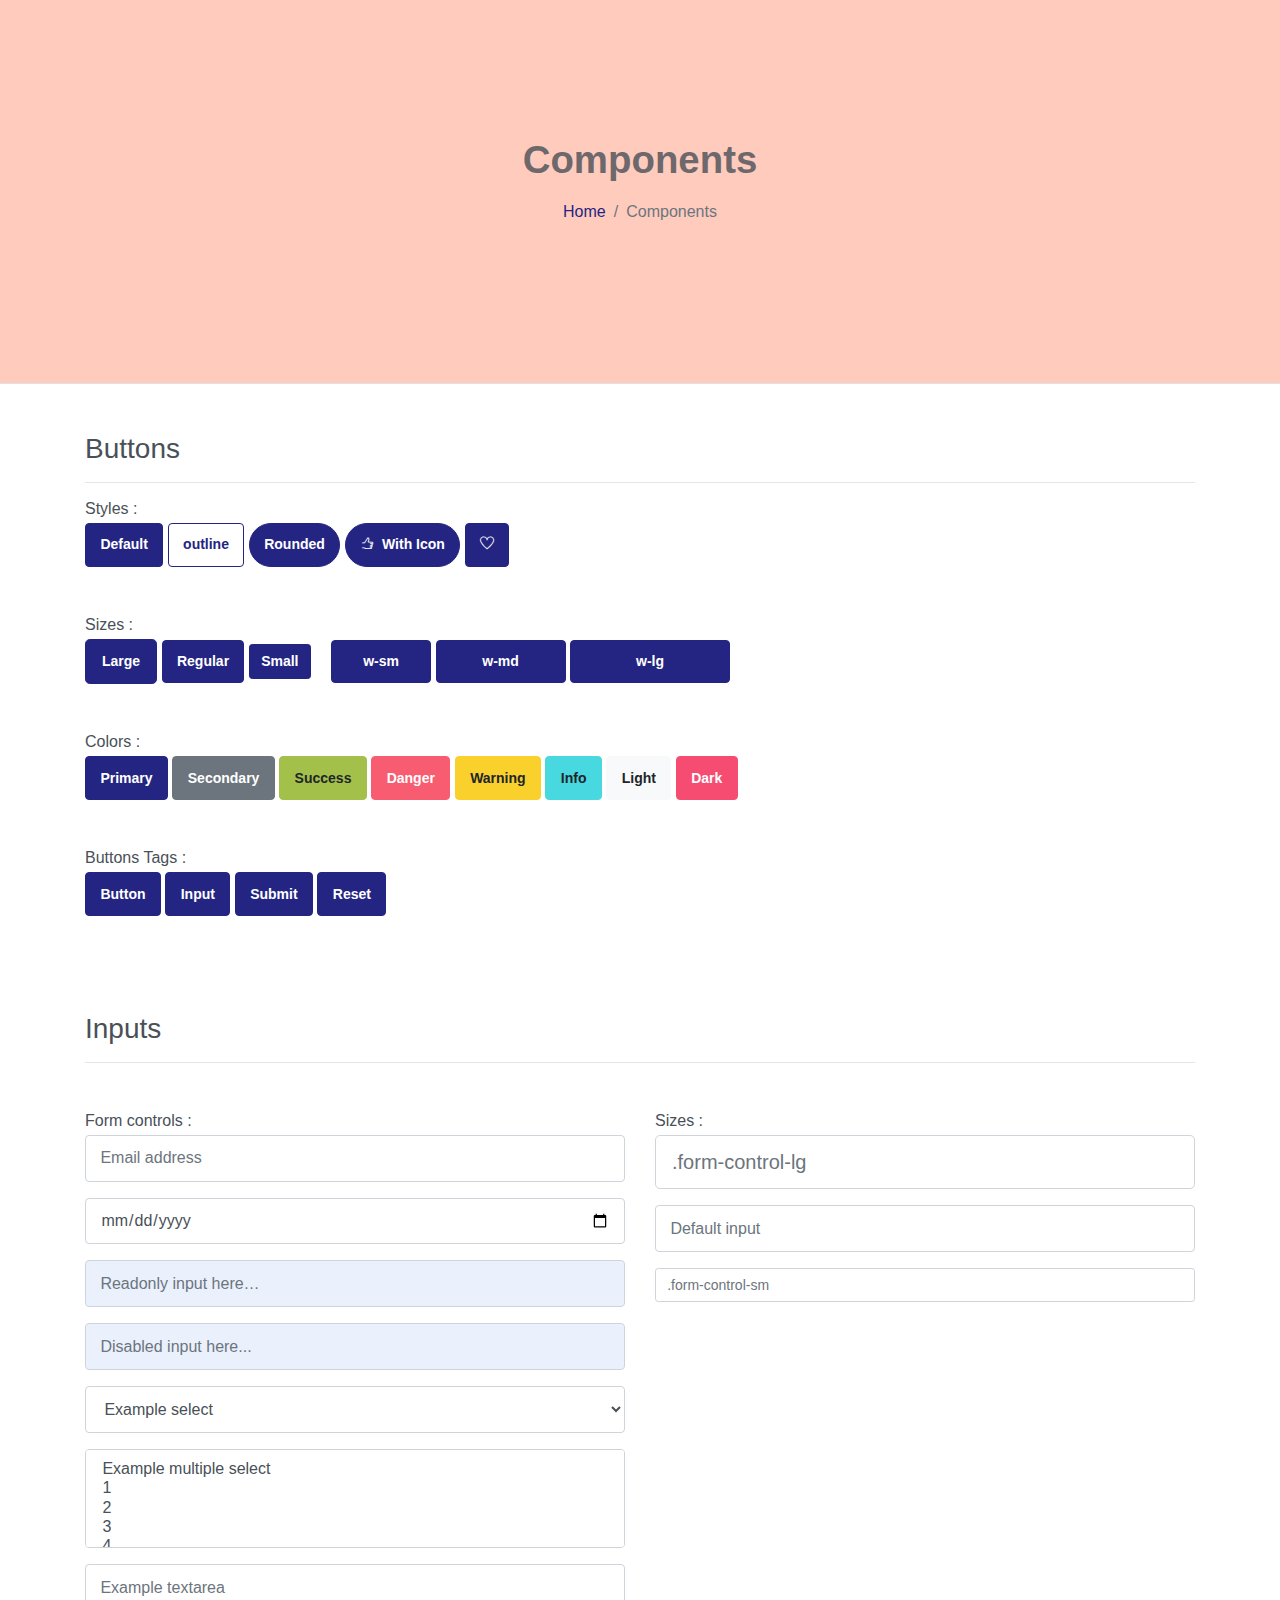
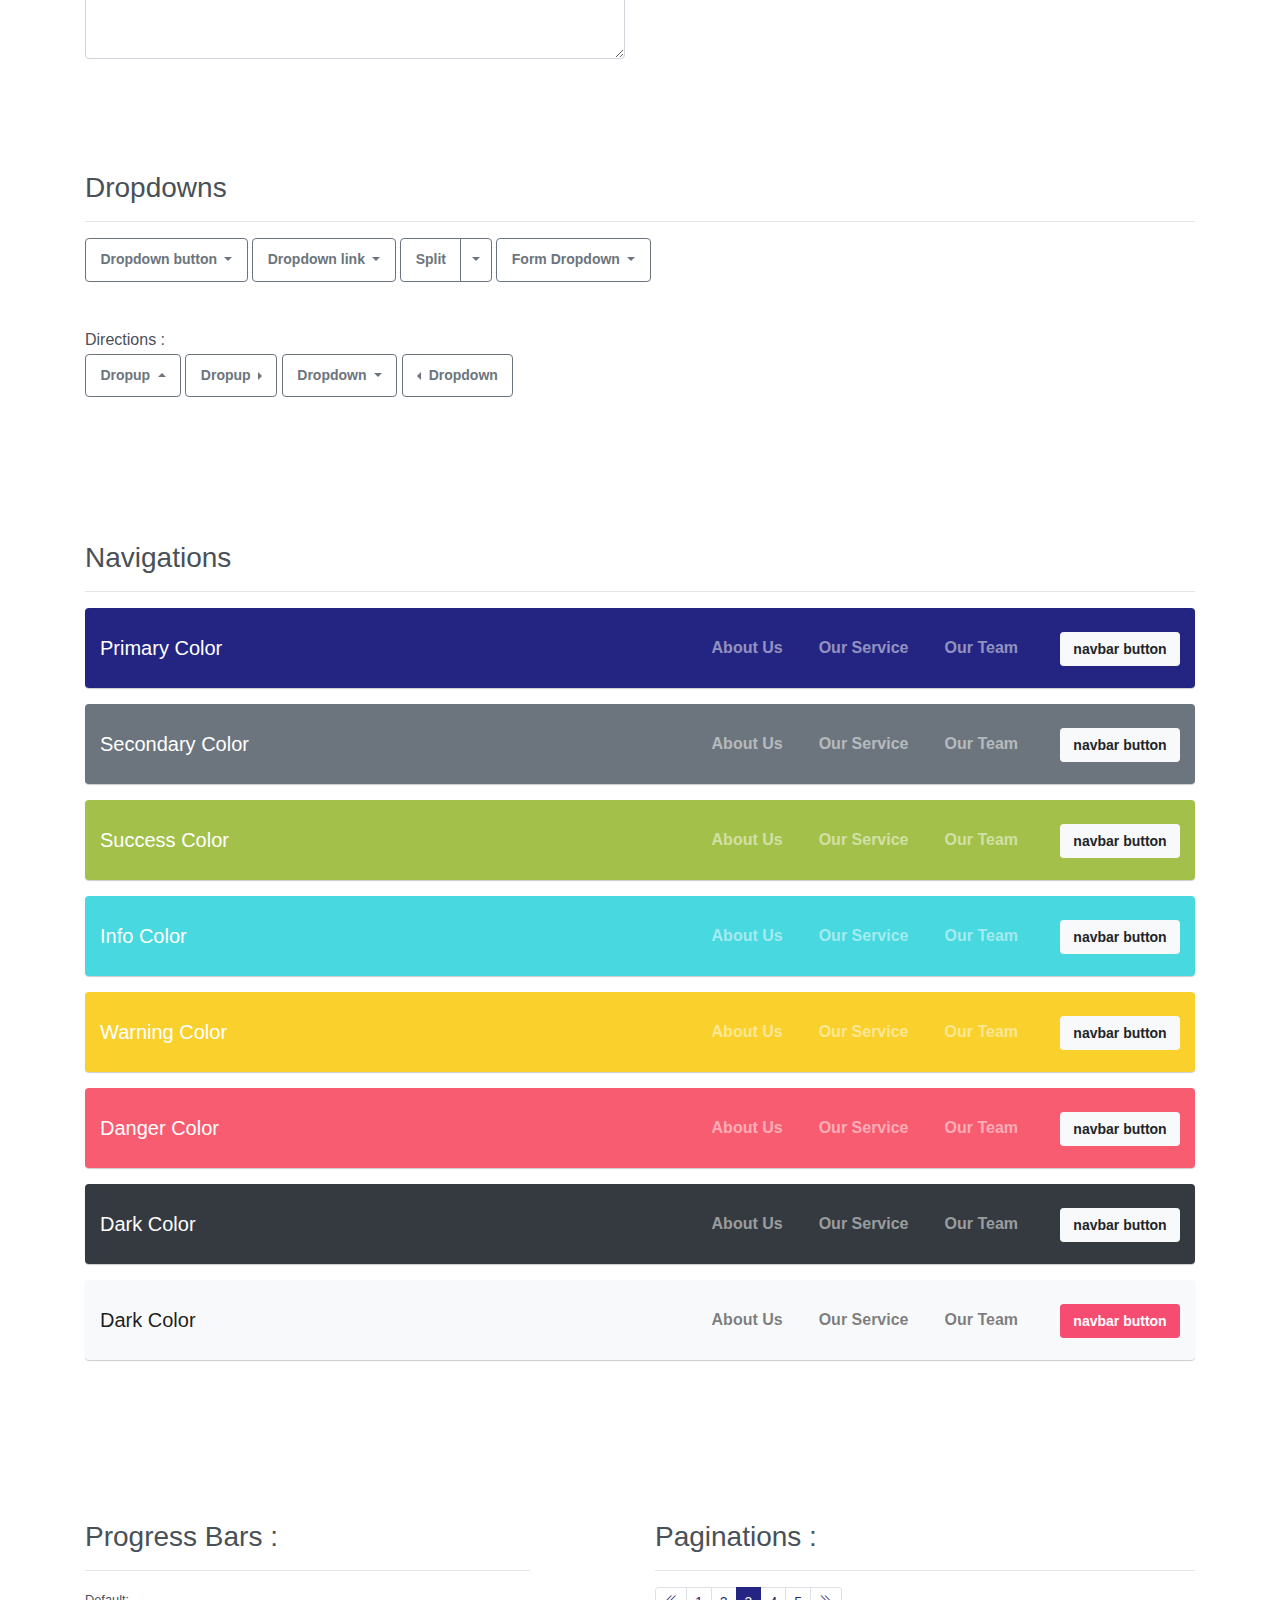
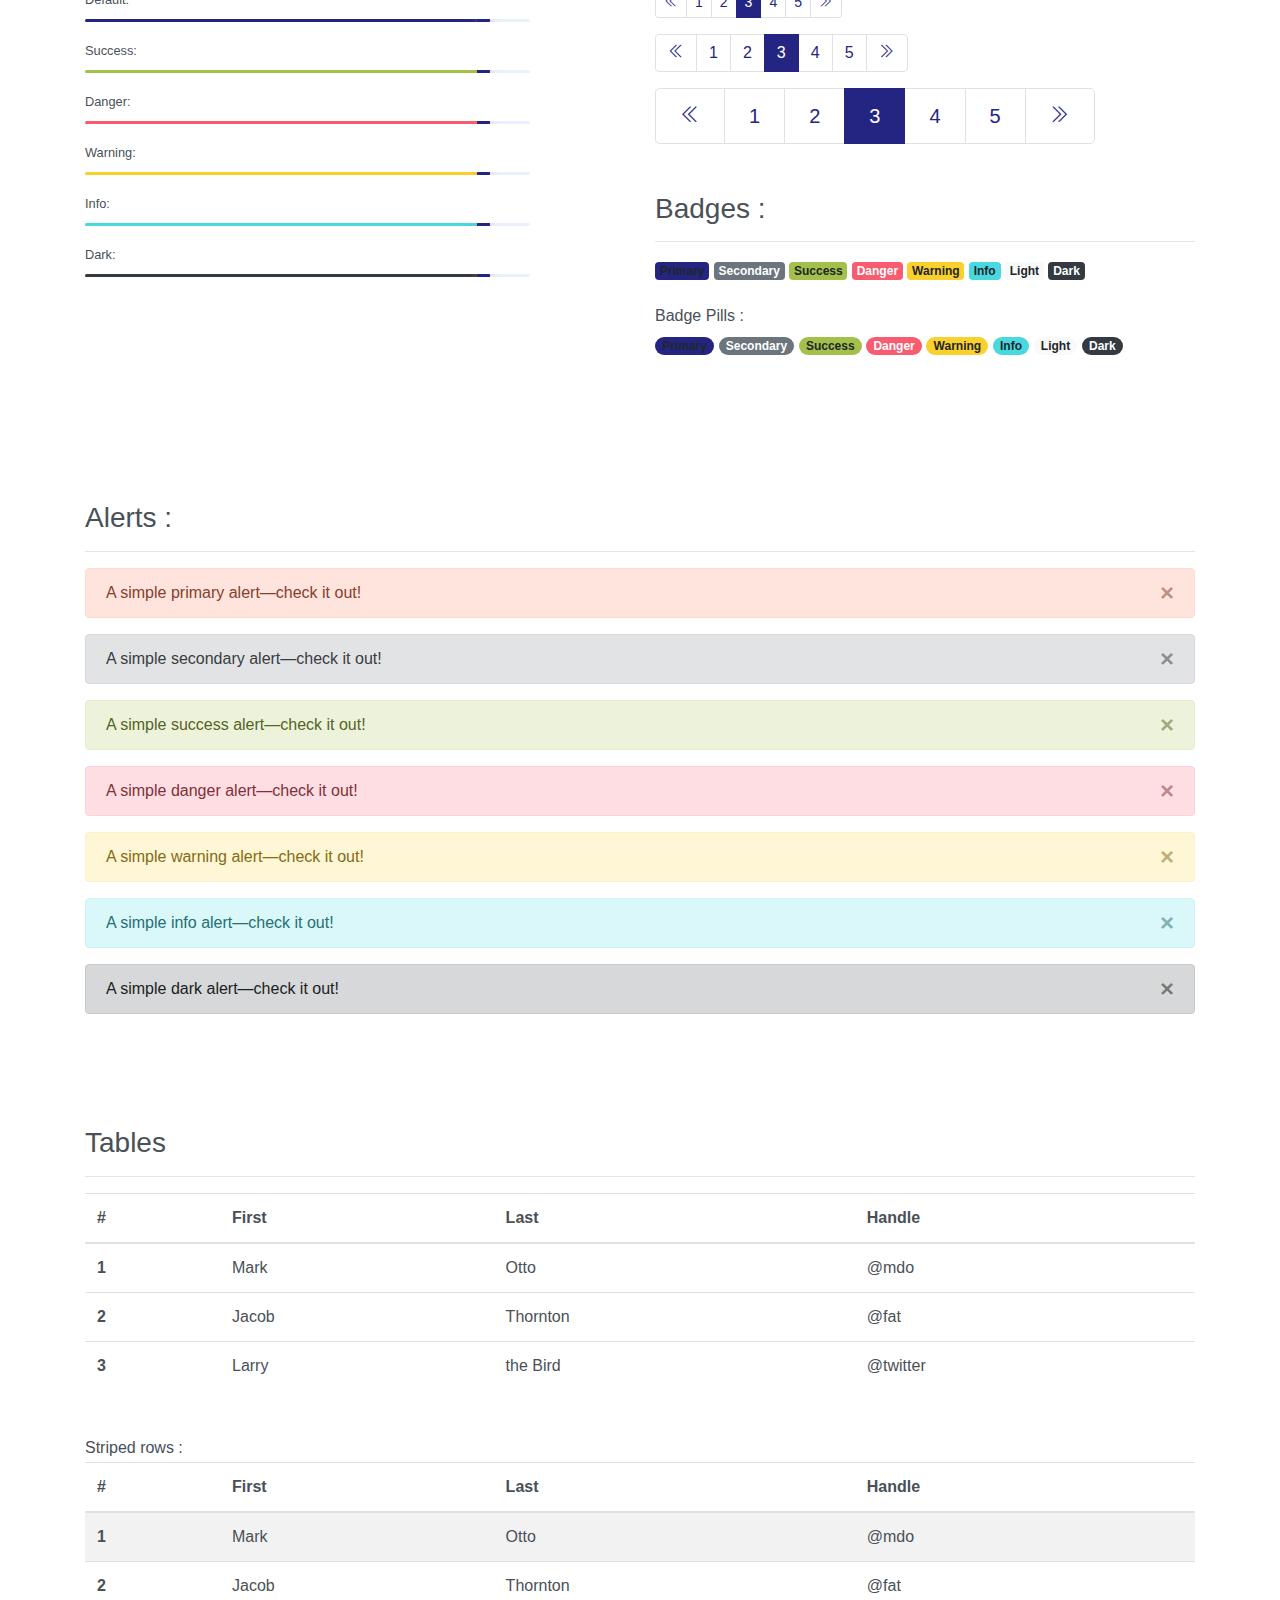
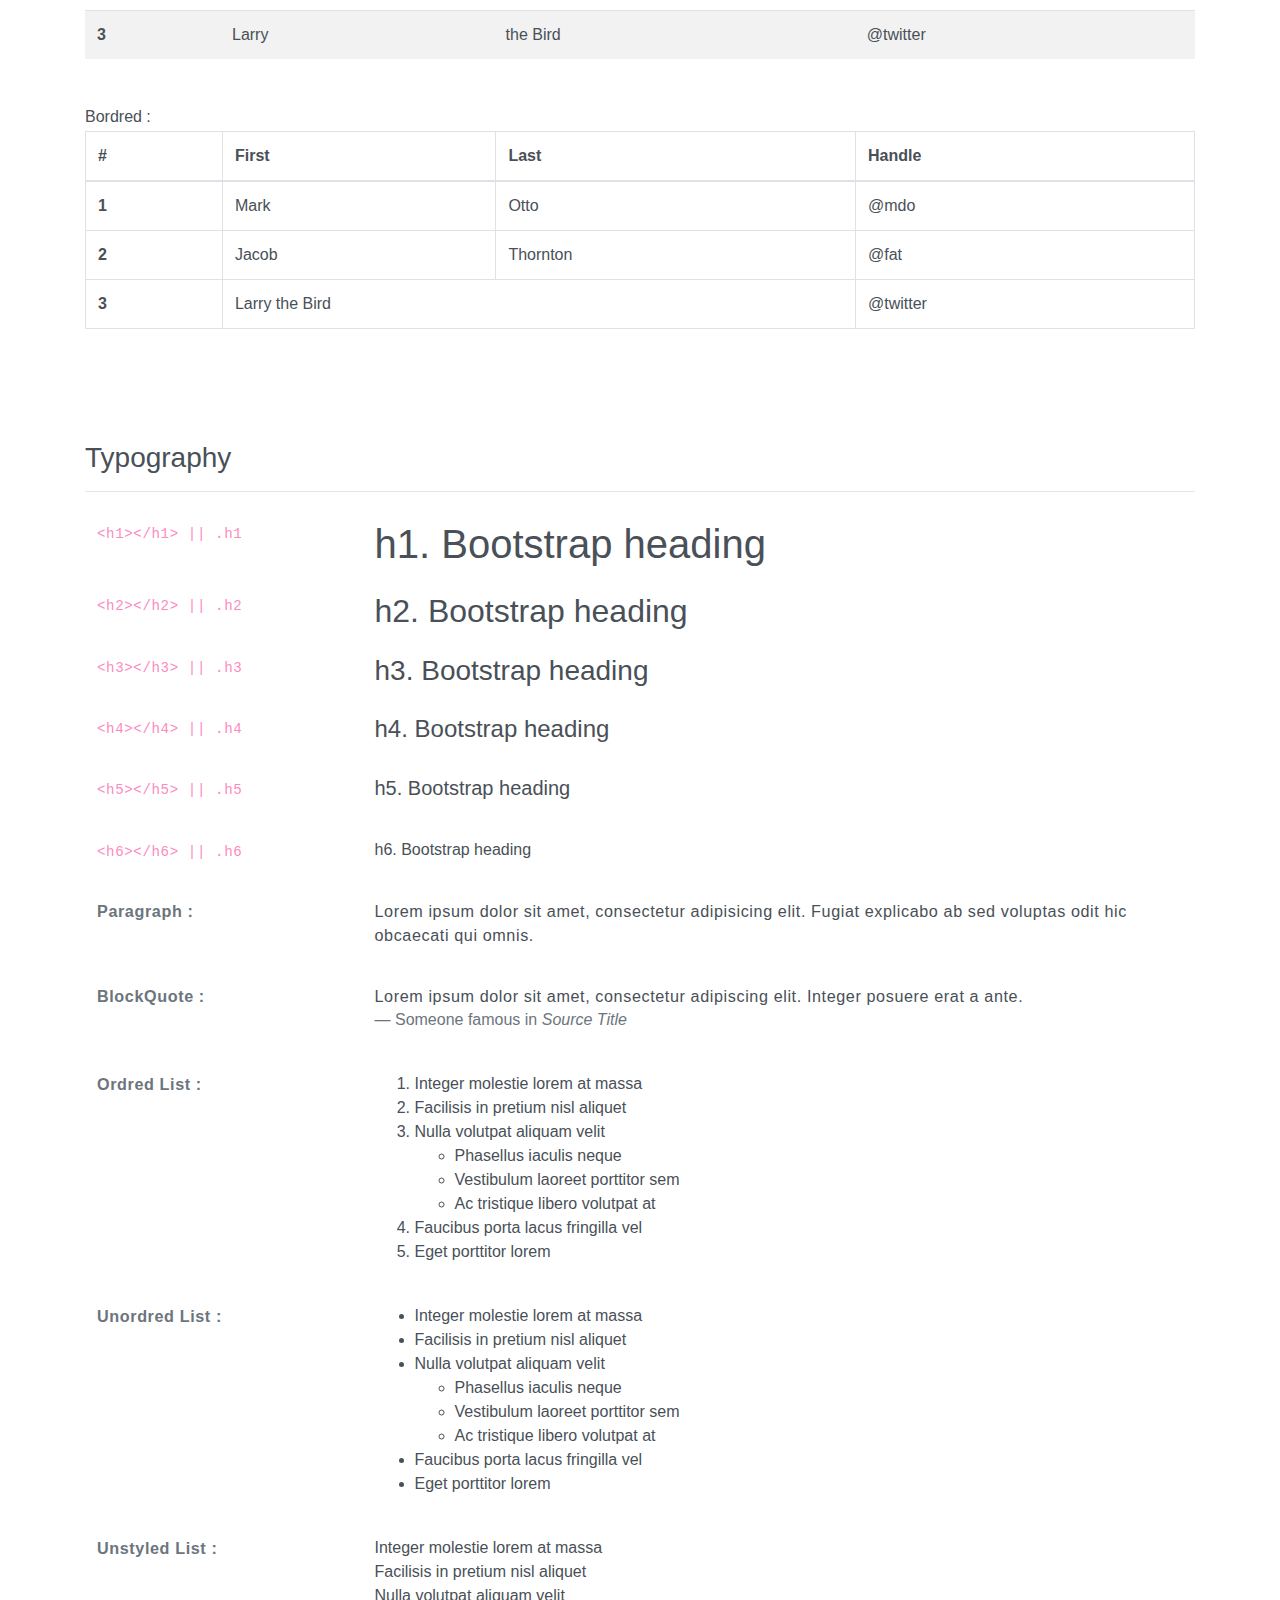
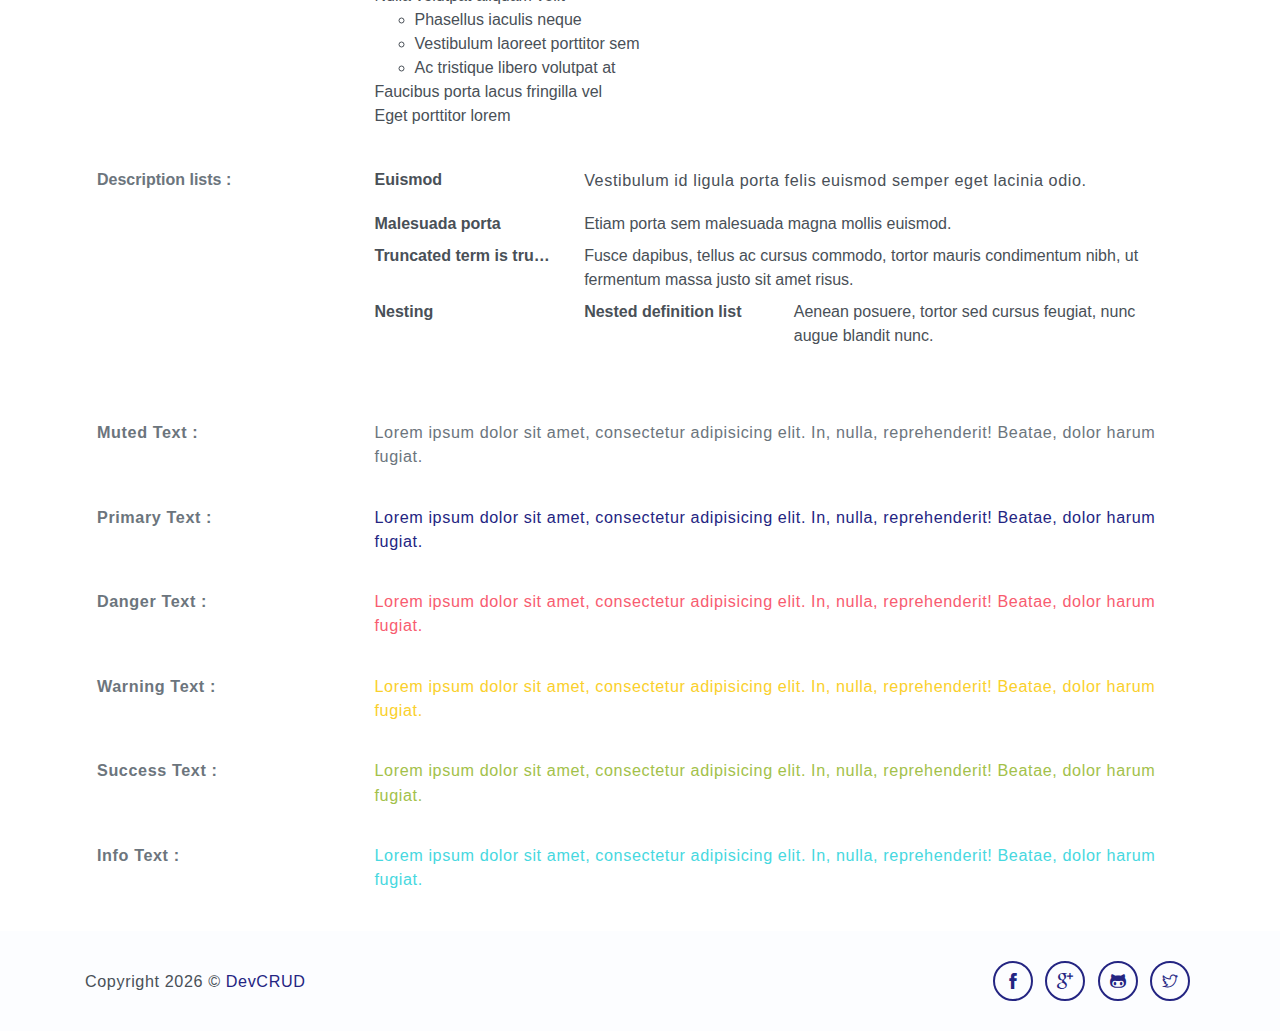
<file: public_html/components.html>
<!DOCTYPE html>
<html lang="en">
<head>
   <meta charset="utf-8">
   <meta name="viewport" content="width=device-width, initial-scale=1, shrink-to-fit=no">
   <meta name="description" content="Start your development with Steller landing page.">
   <meta name="author" content="Devcrud">
   <title>Steller | Components</title>
   <!-- font icons -->
   <link rel="stylesheet" href="assets/vendors/themify-icons/css/themify-icons.css">
   <!-- Bootstrap + Steller  -->
   <link rel="stylesheet" href="assets/css/steller.css">
</head>
<body>

   <!-- Page Header -->
   <header class="header header-mini"> 
      <div class="header-title">Components</div> 
      <nav aria-label="breadcrumb">
         <ol class="breadcrumb">
            <li class="breadcrumb-item"><a href="/">Home</a></li>
            <li class="breadcrumb-item active" aria-current="page">Components</li>
         </ol>
      </nav>
   </header> <!-- End Of Page Header -->

   <!-- main content -->
   <div class="container">

      <!-- Buttons -->
      <h3 class="mt-5">Buttons</h3>
      <hr>
      <h6 class="section-secondary-title">Styles :</h6>
      <button class="btn btn-primary">Default</button>
      <button class="btn btn-outline-primary">outline</button>
      <button class="btn btn-primary rounded">Rounded</button>
      <button class="btn btn-primary rounded"><i class="ti-thumb-up pr-1"></i> With Icon</button>
      <button class="btn btn-primary circle"><i class="ti-heart"></i></button>

      <h6 class="section-secondary-title mt-5">Sizes :</h6>
      <button class="btn btn-primary btn-lg">Large</button>
      <button class="btn btn-primary ">Regular</button>
      <button class="btn btn-primary btn-sm">Small</button>
      <button class="btn btn-primary w-sm ml-3">w-sm</button>
      <button class="btn btn-primary w-md">w-md</button>
      <button class="btn btn-primary w-lg">w-lg</button>

      <h6 class="section-secondary-title mt-5">Colors :</h6>          
      <button type="button" class="btn btn-primary">Primary</button>
      <button type="button" class="btn btn-secondary">Secondary</button>
      <button type="button" class="btn btn-success">Success</button>
      <button type="button" class="btn btn-danger">Danger</button>
      <button type="button" class="btn btn-warning">Warning</button>
      <button type="button" class="btn btn-info">Info</button>
      <button type="button" class="btn btn-light">Light</button>
      <button type="button" class="btn btn-dark">Dark</button>

      <h6 class="section-secondary-title mt-5">Buttons Tags :</h6>
      <button class="btn btn-primary" type="submit">Button</button>
      <input class="btn btn-primary" type="button" value="Input">
      <input class="btn btn-primary" type="submit" value="Submit">
      <input class="btn btn-primary" type="reset" value="Reset">
      
      <!-- devider -->
      <div class="py-5"></div>

      <!-- Inputs -->
      <h3>Inputs</h3>
      <hr>
      <div class="row mt-5">
         <div class="col-md-6">
            <h6 class="section-secondary-title">Form controls :</h6>        
            <div class="form-group">
               <input type="email" class="form-control" id="exampleFormControlInput1" placeholder="Email address">
            </div>
            <div class="form-group">
               <input type="date" class="form-control" id="exampleFormControlInput1" placeholder="Date">
            </div>
            <div class="form-group">
               <input class="form-control" type="text" placeholder="Readonly input here…" readonly>
            </div>
            <div class="form-group">
               <input class="form-control" id="disabledInput" type="text" placeholder="Disabled input here..." disabled>
            </div>
            <div class="form-group">
               <select class="form-control" id="exampleFormControlSelect1">
                  <option>Example select</option>
                  <option>1</option>
                  <option>2</option>
                  <option>3</option>
                  <option>4</option>
                  <option>5</option>
               </select>
            </div>
            <div class="form-group">
               <select multiple class="form-control" id="exampleFormControlSelect2">
                  <option>Example multiple select</option>
                  <option>1</option>
                  <option>2</option>
                  <option>3</option>
                  <option>4</option>
                  <option>5</option>
               </select>
            </div>
            <div class="form-group">
               <textarea class="form-control" id="exampleFormControlTextarea1" rows="3" placeholder="Example textarea"></textarea>
            </div>
         </div>
         <div class="col-md-6">
            <h6 class="section-secondary-title">Sizes :</h6>    
            <div class="form-group">
               <input class="form-control form-control-lg" type="text" placeholder=".form-control-lg">             
            </div>
            <div class="form-group">
               <input class="form-control" type="text" placeholder="Default input">
            </div>
            <div class="form-group">
               <input class="form-control form-control-sm" type="text" placeholder=".form-control-sm"> 
            </div>
         </div>
      </div> <!-- end of inputs -->   

      <!-- devider -->
      <div class="py-5"></div>             

      <!-- Dropdowns -->
      <h3 class="components-section-title font-weight-normal">Dropdowns</h3>
      <hr>
      <div class="dropdown d-inline-block">
         <button class="btn btn-outline-secondary dropdown-toggle" type="button" id="dropdownMenuButton" data-toggle="dropdown" aria-haspopup="true" aria-expanded="false">
         Dropdown button
         </button>
         <div class="dropdown-menu" aria-labelledby="dropdownMenuButton">
         <a class="dropdown-item" href="#">Action</a>
         <a class="dropdown-item" href="#">Another action</a>
         <a class="dropdown-item" href="#">Something else here</a>
         </div>
      </div>
      <div class="dropdown d-inline-block">
         <a class="btn btn-outline-secondary dropdown-toggle" href="#" role="button" id="dropdownMenuLink" data-toggle="dropdown" aria-haspopup="true" aria-expanded="false">
            Dropdown link
         </a>
         <div class="dropdown-menu" aria-labelledby="dropdownMenuLink">
            <a class="dropdown-item" href="#">Action</a>
            <a class="dropdown-item" href="#">Another action</a>
            <a class="dropdown-item" href="#">Something else here</a>
         </div>
      </div>
      <div class="btn-group">
         <button type="button" class="btn btn-outline-secondary">Split</button>
         <button type="button" class="btn btn-outline-secondary dropdown-toggle dropdown-toggle-split" data-toggle="dropdown" aria-haspopup="true" aria-expanded="false">
         <span class="sr-only">Toggle Dropdown</span>
         </button>
         <div class="dropdown-menu">
            <a class="dropdown-item" href="#">Action</a>
            <a class="dropdown-item" href="#">Another action</a>
            <a class="dropdown-item" href="#">Something else here</a>
            <div class="dropdown-divider"></div>
            <a class="dropdown-item" href="#">Separated link</a>
         </div>
      </div>
      <div class="btn-group">
         <button class="btn btn-outline-secondary dropdown-toggle" type="button" id="dropdownMenuButton" data-toggle="dropdown" aria-haspopup="true" aria-expanded="false">
            Form Dropdown
         </button>
         <div class="dropdown-menu form">
            <form class="px-4 py-3">
               <div class="form-group">
                  <input type="email" class="form-control" id="exampleDropdownFormEmail1" placeholder="email@example.com">
               </div>
               <div class="form-group">
                  <input type="password" class="form-control" id="exampleDropdownFormPassword1" placeholder="Password">
               </div>
               <div class="form-check mb-3">
                  <input type="checkbox" class="form-check-input" id="dropdownCheck">
                  <label class="form-check-label" for="dropdownCheck">
                     Remember me
                  </label>
               </div>
               <button type="submit" class="btn btn-primary btn-block">Sign in</button>
            </form>
            <div class="dropdown-divider"></div>
            <a class="dropdown-item" href="#"><small>New around here? Sign up</small></a>
            <a class="dropdown-item" href="#"><small>Forgot password?</small></a>
         </div>
      </div>       
      <h6 class="section-secondary-title mt-5">Directions :</h6>  
      <div class="btn-group dropup">
         <button type="button" class="btn btn-outline-secondary dropdown-toggle" data-toggle="dropdown" aria-haspopup="true" aria-expanded="false">
            Dropup
         </button>
         <div class="dropdown-menu">
            <a class="dropdown-item" href="#">Action</a>
            <a class="dropdown-item" href="#">Another action</a>
            <a class="dropdown-item" href="#">Something else here</a>
            <div class="dropdown-divider"></div>
            <a class="dropdown-item" href="#">Separated link</a>
         </div>
      </div>
      <div class="btn-group dropright">
         <button type="button" class="btn btn-outline-secondary dropdown-toggle" data-toggle="dropdown" aria-haspopup="true" aria-expanded="false">
            Dropup
         </button>
         <div class="dropdown-menu">
            <a class="dropdown-item" href="#">Action</a>
            <a class="dropdown-item" href="#">Another action</a>
            <a class="dropdown-item" href="#">Something else here</a>
            <div class="dropdown-divider"></div>
            <a class="dropdown-item" href="#">Separated link</a>
         </div>
      </div>
      <div class="btn-group">
         <button type="button" class="btn btn-outline-secondary dropdown-toggle" data-toggle="dropdown" aria-haspopup="true" aria-expanded="false">
            Dropdown
         </button>
         <div class="dropdown-menu">
            <a class="dropdown-item" href="#">Action</a>
            <a class="dropdown-item" href="#">Another action</a>
            <a class="dropdown-item" href="#">Something else here</a>
            <div class="dropdown-divider"></div>
            <a class="dropdown-item" href="#">Separated link</a>
         </div>
      </div>
      <div class="btn-group dropleft">
         <button type="button" class="btn btn-outline-secondary dropdown-toggle" data-toggle="dropdown" aria-haspopup="true" aria-expanded="false">
            Dropdown
         </button>
         <div class="dropdown-menu">
            <a class="dropdown-item" href="#">Action</a>
            <a class="dropdown-item" href="#">Another action</a>
            <a class="dropdown-item" href="#">Something else here</a>
            <div class="dropdown-divider"></div>
            <a class="dropdown-item" href="#">Separated link</a>
         </div>
      </div> <!-- end of Dropdowns -->  

      <!-- devider -->
      <div class="py-5"></div>   

      <!-- navbars -->
      <h3 class="components-section-title font-weight-normal mt-5">Navigations</h3>
      <hr>
      <nav class="navbar navbar-expand-sm navbar-dark bg-primary rounded shadow mb-3">
         <div class="container">
            <a class="navbar-brand" href="#">Primary Color</a>
            <button class="navbar-toggler ml-auto" type="button" data-toggle="collapse" data-target="#navbarSupportedContent" aria-controls="navbarSupportedContent" aria-expanded="false" aria-label="Toggle navigation">
            <span class="navbar-toggler-icon"></span>
            </button>
            <div class="collapse navbar-collapse" id="navbarSupportedContent">
               <ul class="navbar-nav ml-auto"> 
                  <li class="nav-item">
                     <a class="nav-link" href="#about">About Us</a>
                  </li>
                  <li class="nav-item">
                     <a class="nav-link" href="#service">Our Service</a>
                  </li>
                  <li class="nav-item">
                     <a class="nav-link" href="#team">Our Team</a>
                  </li>
                  <li class="nav-item">
                     <a href="#book-table" class="ml-4 mt-1 btn btn-light btn-sm">navbar button</a>
                  </li>
               </ul>                       
            </div>
         </div>
      </nav>
      <nav class="navbar navbar-expand-sm navbar-dark bg-secondary rounded shadow mb-3">
         <div class="container">
            <a class="navbar-brand" href="#">Secondary Color</a>
            <button class="navbar-toggler ml-auto" type="button" data-toggle="collapse" data-target="#navbarSupportedContent" aria-controls="navbarSupportedContent" aria-expanded="false" aria-label="Toggle navigation">
            <span class="navbar-toggler-icon"></span>
            </button>
            <div class="collapse navbar-collapse" id="navbarSupportedContent">
               <ul class="navbar-nav ml-auto"> 
                  <li class="nav-item">
                     <a class="nav-link" href="#about">About Us</a>
                  </li>
                  <li class="nav-item">
                     <a class="nav-link" href="#service">Our Service</a>
                  </li>
                  <li class="nav-item">
                     <a class="nav-link" href="#team">Our Team</a>
                  </li>
                  <li class="nav-item">
                     <a href="#book-table" class="ml-4 mt-1 btn btn-light btn-sm">navbar button</a>
                  </li>
               </ul>                       
            </div>
         </div>
      </nav>
      <nav class="navbar navbar-expand-sm navbar-dark bg-success rounded shadow mb-3">
         <div class="container">
            <a class="navbar-brand" href="#">Success Color</a>
            <button class="navbar-toggler ml-auto" type="button" data-toggle="collapse" data-target="#navbarSupportedContent" aria-controls="navbarSupportedContent" aria-expanded="false" aria-label="Toggle navigation">
            <span class="navbar-toggler-icon"></span>
            </button>
            <div class="collapse navbar-collapse" id="navbarSupportedContent">
               <ul class="navbar-nav ml-auto"> 
                  <li class="nav-item">
                     <a class="nav-link" href="#about">About Us</a>
                  </li>
                  <li class="nav-item">
                     <a class="nav-link" href="#service">Our Service</a>
                  </li>
                  <li class="nav-item">
                     <a class="nav-link" href="#team">Our Team</a>
                  </li>
                  <li class="nav-item">
                     <a href="#book-table" class="ml-4 mt-1 btn btn-light btn-sm">navbar button</a>
                  </li>
               </ul>                       
            </div>
         </div>
      </nav>
      <nav class="navbar navbar-expand-sm navbar-dark bg-info rounded shadow mb-3">
         <div class="container">
            <a class="navbar-brand" href="#">Info Color</a>
            <button class="navbar-toggler ml-auto" type="button" data-toggle="collapse" data-target="#navbarSupportedContent" aria-controls="navbarSupportedContent" aria-expanded="false" aria-label="Toggle navigation">
            <span class="navbar-toggler-icon"></span>
            </button>
            <div class="collapse navbar-collapse" id="navbarSupportedContent">
               <ul class="navbar-nav ml-auto"> 
                  <li class="nav-item">
                     <a class="nav-link" href="#about">About Us</a>
                  </li>
                  <li class="nav-item">
                     <a class="nav-link" href="#service">Our Service</a>
                  </li>
                  <li class="nav-item">
                     <a class="nav-link" href="#team">Our Team</a>
                  </li>
                  <li class="nav-item">
                     <a href="#book-table" class="ml-4 mt-1 btn btn-light btn-sm">navbar button</a>
                  </li>
               </ul>                       
            </div>
         </div>
      </nav>
      <nav class="navbar navbar-expand-sm navbar-dark bg-warning rounded shadow mb-3">
         <div class="container">
            <a class="navbar-brand" href="#">Warning Color</a>
            <button class="navbar-toggler ml-auto" type="button" data-toggle="collapse" data-target="#navbarSupportedContent" aria-controls="navbarSupportedContent" aria-expanded="false" aria-label="Toggle navigation">
            <span class="navbar-toggler-icon"></span>
            </button>
            <div class="collapse navbar-collapse" id="navbarSupportedContent">
               <ul class="navbar-nav ml-auto"> 
                  <li class="nav-item">
                     <a class="nav-link" href="#about">About Us</a>
                  </li>
                  <li class="nav-item">
                     <a class="nav-link" href="#service">Our Service</a>
                  </li>
                  <li class="nav-item">
                     <a class="nav-link" href="#team">Our Team</a>
                  </li>
                  <li class="nav-item">
                     <a href="#book-table" class="ml-4 mt-1 btn btn-light btn-sm">navbar button</a>
                  </li>
               </ul>                       
            </div>
         </div>
      </nav>
      <nav class="navbar navbar-expand-sm navbar-dark bg-danger rounded shadow mb-3">
         <div class="container">
            <a class="navbar-brand" href="#">Danger Color</a>
            <button class="navbar-toggler ml-auto" type="button" data-toggle="collapse" data-target="#navbarSupportedContent" aria-controls="navbarSupportedContent" aria-expanded="false" aria-label="Toggle navigation">
            <span class="navbar-toggler-icon"></span>
            </button>
            <div class="collapse navbar-collapse" id="navbarSupportedContent">
               <ul class="navbar-nav ml-auto"> 
                  <li class="nav-item">
                     <a class="nav-link" href="#about">About Us</a>
                  </li>
                  <li class="nav-item">
                     <a class="nav-link" href="#service">Our Service</a>
                  </li>
                  <li class="nav-item">
                     <a class="nav-link" href="#team">Our Team</a>
                  </li>
                  <li class="nav-item">
                     <a href="#book-table" class="ml-4 mt-1 btn btn-light btn-sm">navbar button</a>
                  </li>
               </ul>                       
            </div>
         </div>
      </nav>
      <nav class="navbar navbar-expand-sm navbar-dark bg-dark rounded shadow mb-3">
         <div class="container">
            <a class="navbar-brand" href="#">Dark Color</a>
            <button class="navbar-toggler ml-auto" type="button" data-toggle="collapse" data-target="#navbarSupportedContent" aria-controls="navbarSupportedContent" aria-expanded="false" aria-label="Toggle navigation">
            <span class="navbar-toggler-icon"></span>
            </button>
            <div class="collapse navbar-collapse" id="navbarSupportedContent">
               <ul class="navbar-nav ml-auto"> 
                  <li class="nav-item">
                     <a class="nav-link" href="#about">About Us</a>
                  </li>
                  <li class="nav-item">
                     <a class="nav-link" href="#service">Our Service</a>
                  </li>
                  <li class="nav-item">
                     <a class="nav-link" href="#team">Our Team</a>
                  </li>
                  <li class="nav-item">
                     <a href="#book-table" class="ml-4 mt-1 btn btn-light btn-sm">navbar button</a>
                  </li>
               </ul>                       
            </div>
         </div>
      </nav>
      <nav class="navbar navbar-expand-sm navbar-light bg-light rounded shadow mb-3">
         <div class="container">
            <a class="navbar-brand" href="#">Dark Color</a>
            <button class="navbar-toggler ml-auto" type="button" data-toggle="collapse" data-target="#navbarSupportedContent" aria-controls="navbarSupportedContent" aria-expanded="false" aria-label="Toggle navigation">
            <span class="navbar-toggler-icon"></span>
            </button>
            <div class="collapse navbar-collapse" id="navbarSupportedContent">
               <ul class="navbar-nav ml-auto"> 
                  <li class="nav-item">
                     <a class="nav-link" href="#about">About Us</a>
                  </li>
                  <li class="nav-item">
                     <a class="nav-link" href="#service">Our Service</a>
                  </li>
                  <li class="nav-item">
                     <a class="nav-link" href="#team">Our Team</a>
                  </li>
                  <li class="nav-item">
                     <a href="#book-table" class="ml-4 mt-1 btn btn-dark btn-sm">navbar button</a>
                  </li>
               </ul>                       
            </div>
         </div>
      </nav>
      <!-- End of navbars -->

      <!-- devider -->
      <div class="py-5"></div>   
      
      <!-- progress bars -->
      <div class="row justify-content-between">
         <div class="col-md-5">
            <h3 class="components-section-title font-weight-normal mt-5">Progress Bars :</h3>
            <hr>
            <small>Default: </small>
            <div class="progress mt-2 mb-3">
               <div class="progress-bar" role="progressbar" style="width: 90%" aria-valuenow="25" aria-valuemin="0" aria-valuemax="100"><span>90%</span></div>
            </div>
            <small>Success:</small>
            <div class="progress mt-2 mb-3">
               <div class="progress-bar bg-success" role="progressbar" style="width: 90%" aria-valuenow="25" aria-valuemin="0" aria-valuemax="100"><span>90%</span></div>
            </div>
            <small>Danger:</small>
            <div class="progress mt-2 mb-3">
               <div class="progress-bar bg-danger" role="progressbar" style="width: 90%" aria-valuenow="25" aria-valuemin="0" aria-valuemax="100"><span>90%</span></div>
            </div>
            <small>Warning:</small>
            <div class="progress mt-2 mb-3">
               <div class="progress-bar bg-warning" role="progressbar" style="width: 90%" aria-valuenow="25" aria-valuemin="0" aria-valuemax="100"><span>90%</span></div>
            </div>
            <small>Info:</small>
            <div class="progress mt-2 mb-3">
               <div class="progress-bar bg-info" role="progressbar" style="width: 90%" aria-valuenow="25" aria-valuemin="0" aria-valuemax="100"><span>90%</span></div>
            </div>
            <small>Dark:</small>
            <div class="progress mt-2 mb-3">
               <div class="progress-bar bg-dark" role="progressbar" style="width: 90%" aria-valuenow="25" aria-valuemin="0" aria-valuemax="100"><span>90%</span></div>
            </div>
         </div>
         <div class="col-md-6">
            <h3 class="components-section-title font-weight-normal mt-5">Paginations :</h3>
            <hr>
            <nav aria-label="Page navigation example">
               <ul class="pagination pagination-sm">
                  <li class="page-item"><a class="page-link" href="#"><i class="ti-angle-double-left"></i></a></li>
                  <li class="page-item"><a class="page-link" href="#">1</a></li>
                  <li class="page-item"><a class="page-link" href="#">2</a></li>
                  <li class="page-item active"><a class="page-link" href="#">3</a></li>
                  <li class="page-item"><a class="page-link" href="#">4</a></li>
                  <li class="page-item"><a class="page-link" href="#">5</a></li>
                  <li class="page-item"><a class="page-link" href="#"><i class="ti-angle-double-right"></i></a></li>
               </ul>
            </nav>
            <nav aria-label="Page navigation example">
               <ul class="pagination">
               <li class="page-item"><a class="page-link" href="#"><i class="ti-angle-double-left"></i></a></li>
                  <li class="page-item"><a class="page-link" href="#">1</a></li>
                  <li class="page-item"><a class="page-link" href="#">2</a></li>
                  <li class="page-item active"><a class="page-link" href="#">3</a></li>
                  <li class="page-item"><a class="page-link" href="#">4</a></li>
                  <li class="page-item"><a class="page-link" href="#">5</a></li>
                  <li class="page-item"><a class="page-link" href="#"><i class="ti-angle-double-right"></i></a></li>
               </ul>
            </nav>
            <nav aria-label="Page navigation example">
               <ul class="pagination pagination-lg">
                  <li class="page-item"><a class="page-link" href="#"><i class="ti-angle-double-left"></i></a></li>
                  <li class="page-item"><a class="page-link" href="#">1</a></li>
                  <li class="page-item"><a class="page-link" href="#">2</a></li>
                  <li class="page-item active"><a class="page-link" href="#">3</a></li>
                  <li class="page-item"><a class="page-link" href="#">4</a></li>
                  <li class="page-item"><a class="page-link" href="#">5</a></li>
                  <li class="page-item"><a class="page-link" href="#"><i class="ti-angle-double-right"></i></a></li>
               </ul>
            </nav>

            <!-- Badges -->
            <h3 class="components-section-title font-weight-normal mt-5">Badges :</h3>
            <hr>
            <span class="badge badge-primary">Primary</span>
            <span class="badge badge-secondary">Secondary</span>
            <span class="badge badge-success">Success</span>
            <span class="badge badge-danger">Danger</span>
            <span class="badge badge-warning">Warning</span>
            <span class="badge badge-info">Info</span>
            <span class="badge badge-light">Light</span>
            <span class="badge badge-dark">Dark</span>
            <h6 class="section-secondary-title mt-4 mb-2">Badge Pills :</h6>
            <span class="badge badge-pill badge-primary">Primary</span>
            <span class="badge badge-pill badge-secondary">Secondary</span>
            <span class="badge badge-pill badge-success">Success</span>
            <span class="badge badge-pill badge-danger">Danger</span>
            <span class="badge badge-pill badge-warning">Warning</span>
            <span class="badge badge-pill badge-info">Info</span>
            <span class="badge badge-pill badge-light">Light</span>
            <span class="badge badge-pill badge-dark">Dark</span>
         </div>
      </div> <!-- End of Progress bars -->

      <!-- devider -->
      <div class="py-5"></div>  

      <!-- Alerts -->
      <h3 class="components-section-title font-weight-normal mt-5">Alerts :</h3>
      <hr>
      <div class="alert alert-primary alert-dismissible fade show" role="alert">
         A simple primary alert—check it out!
         <button type="button" class="close" data-dismiss="alert" aria-label="Close">
            <span aria-hidden="true">&times;</span>
         </button>
      </div>
      <div class="alert alert-secondary alert-dismissible fade show" role="alert">
         A simple secondary alert—check it out!
         <button type="button" class="close" data-dismiss="alert" aria-label="Close">
            <span aria-hidden="true">&times;</span>
         </button>
      </div>
      <div class="alert alert-success alert-dismissible fade show" role="alert">
         A simple success alert—check it out!
         <button type="button" class="close" data-dismiss="alert" aria-label="Close">
            <span aria-hidden="true">&times;</span>
         </button>
      </div>
      <div class="alert alert-danger alert-dismissible fade show" role="alert">
         A simple danger alert—check it out!
         <button type="button" class="close" data-dismiss="alert" aria-label="Close">
            <span aria-hidden="true">&times;</span>
         </button>
      </div>
      <div class="alert alert-warning alert-dismissible fade show" role="alert">
         A simple warning alert—check it out!
         <button type="button" class="close" data-dismiss="alert" aria-label="Close">
            <span aria-hidden="true">&times;</span>
         </button>
      </div>
      <div class="alert alert-info alert-dismissible fade show" role="alert">
         A simple info alert—check it out!
         <button type="button" class="close" data-dismiss="alert" aria-label="Close">
            <span aria-hidden="true">&times;</span>
         </button>
      </div>
      <div class="alert alert-dark alert-dismissible fade show" role="alert">
         A simple dark alert—check it out!
         <button type="button" class="close" data-dismiss="alert" aria-label="Close">
            <span aria-hidden="true">&times;</span>
         </button>
      </div>
      <!-- end of alerts -->

      <!-- devider -->
      <div class="py-5"></div> 
   
      <!-- tables -->
      <h3 class="components-section-title">Tables</h3>
      <hr>
      <table class="table">
         <thead>
            <tr>
               <th scope="col">#</th>
               <th scope="col">First</th>
               <th scope="col">Last</th>
               <th scope="col">Handle</th>
            </tr>
         </thead>
         <tbody>
            <tr>
               <th scope="row">1</th>
               <td>Mark</td>
               <td>Otto</td>
               <td>@mdo</td>
            </tr>
            <tr>
               <th scope="row">2</th>
               <td>Jacob</td>
               <td>Thornton</td>
               <td>@fat</td>
            </tr>
            <tr>
               <th scope="row">3</th>
               <td>Larry</td>
               <td>the Bird</td>
               <td>@twitter</td>
            </tr>
         </tbody>
      </table>

      <h6 class="section-secondary-title mt-5">Striped rows :</h6>
      <table class="table table-striped">
         <thead>
            <tr>
               <th scope="col">#</th>
               <th scope="col">First</th>
               <th scope="col">Last</th>
               <th scope="col">Handle</th>
            </tr>
         </thead>
         <tbody>
            <tr>
               <th scope="row">1</th>
               <td>Mark</td>
               <td>Otto</td>
               <td>@mdo</td>
            </tr>
            <tr>
               <th scope="row">2</th>
               <td>Jacob</td>
               <td>Thornton</td>
               <td>@fat</td>
            </tr>
            <tr>
               <th scope="row">3</th>
               <td>Larry</td>
               <td>the Bird</td>
               <td>@twitter</td>
            </tr>
         </tbody>
      </table>

      <h6 class="section-secondary-title mt-5">Bordred :</h6>
      <table class="table table-bordered">
         <thead>
            <tr>
               <th scope="col">#</th>
               <th scope="col">First</th>
               <th scope="col">Last</th>
               <th scope="col">Handle</th>
            </tr>
         </thead>
         <tbody>
            <tr>
               <th scope="row">1</th>
               <td>Mark</td>
               <td>Otto</td>
               <td>@mdo</td>
            </tr>
            <tr>
               <th scope="row">2</th>
               <td>Jacob</td>
               <td>Thornton</td>
               <td>@fat</td>
            </tr>
            <tr>
               <th scope="row">3</th>
               <td colspan="2">Larry the Bird</td>
               <td>@twitter</td>
            </tr>
         </tbody>
      </table>
      <!-- end of tables -->

      <!-- devider -->
      <div class="py-5"></div> 

      <!-- typography -->
      <h3 class="components-section-title">Typography</h3>
      <hr>
     
      <table class="table table-borderless v-align-center">
         <tbody>
            <tr>
               <td>
                  <p><code class="highlighter-rouge">&lt;h1&gt;&lt;/h1&gt; || .h1</code></p>
               </td>
               <td class="w-75"><span class="h1">h1. Bootstrap heading</span></td>
            </tr>
            <tr>
               <td>
                  <p><code class="highlighter-rouge">&lt;h2&gt;&lt;/h2&gt; || .h2</code></p>
               </td>
               <td><span class="h2">h2. Bootstrap heading</span></td>
            </tr>
            <tr>
               <td>
                  <p><code class="highlighter-rouge">&lt;h3&gt;&lt;/h3&gt; || .h3</code></p>
               </td>
               <td><span class="h3">h3. Bootstrap heading</span></td>
            </tr>
            <tr>
               <td>
                  <p><code class="highlighter-rouge">&lt;h4&gt;&lt;/h4&gt; || .h4</code></p>
               </td>
               <td><span class="h4">h4. Bootstrap heading</span></td>
            </tr>
            <tr>
               <td>
                  <p><code class="highlighter-rouge">&lt;h5&gt;&lt;/h5&gt; || .h5</code></p>
               </td>
               <td><span class="h5">h5. Bootstrap heading</span></td>
            </tr>
            <tr>
               <td>
                  <p><code class="highlighter-rouge">&lt;h6&gt;&lt;/h6&gt; || .h6</code></p>
               </td>
               <td><span class="h6">h6. Bootstrap heading</span></td>
            </tr>
            <tr>
               <td>
                  <p class="font-weight-bold text-muted">Paragraph :</p>
               </td>
               <td><p>Lorem ipsum dolor sit amet, consectetur adipisicing elit. Fugiat explicabo ab sed voluptas odit hic obcaecati qui omnis.</p></td>
            </tr>
            <tr>
               <td>
                  <p class="font-weight-bold text-muted">BlockQuote :</p>
               </td>
               <td>
                  <blockquote class="blockquote">
                     <p class="mb-0">Lorem ipsum dolor sit amet, consectetur adipiscing elit. Integer posuere erat a ante.</p>
                     <footer class="blockquote-footer">Someone famous in <cite title="Source Title">Source Title</cite></footer>
                  </blockquote>
               </td>
            </tr>

            <tr>
               <td><p class="font-weight-bold text-muted">Ordred List :</p></td>
               <td>
                  <ol>
                     <li>Integer molestie lorem at massa</li>
                     <li>Facilisis in pretium nisl aliquet</li>
                     <li>Nulla volutpat aliquam velit
                        <ul>
                           <li>Phasellus iaculis neque</li>
                           <li>Vestibulum laoreet porttitor sem</li>
                           <li>Ac tristique libero volutpat at</li>
                        </ul>
                     </li>
                     <li>Faucibus porta lacus fringilla vel</li>
                     <li>Eget porttitor lorem</li>
                  </ol>
               </td>
            </tr>
            <tr>
               <td><p class="font-weight-bold text-muted">Unordred List :</p></td>
               <td>
                  <ul >
                     <li>Integer molestie lorem at massa</li>
                     <li>Facilisis in pretium nisl aliquet</li>
                     <li>Nulla volutpat aliquam velit
                        <ul>
                           <li>Phasellus iaculis neque</li>
                           <li>Vestibulum laoreet porttitor sem</li>
                           <li>Ac tristique libero volutpat at</li>
                        </ul>
                     </li>
                     <li>Faucibus porta lacus fringilla vel</li>
                     <li>Eget porttitor lorem</li>
                  </ul>
               </td>
            </tr>
            <tr>
               <td><p class="font-weight-bold text-muted">Unstyled List :</p></td>
               <td>
                  <ul class="list-unstyled">
                     <li>Integer molestie lorem at massa</li>
                     <li>Facilisis in pretium nisl aliquet</li>
                     <li>Nulla volutpat aliquam velit
                        <ul>
                           <li>Phasellus iaculis neque</li>
                           <li>Vestibulum laoreet porttitor sem</li>
                           <li>Ac tristique libero volutpat at</li>
                        </ul>
                     </li>
                     <li>Faucibus porta lacus fringilla vel</li>
                     <li>Eget porttitor lorem</li>
                  </ul>
               </td>
            </tr>
            <tr>
               <td class="font-weight-bold text-muted">Description lists : </td>
               <td>
                  <dl class="row">
                     <dt class="col-sm-3">Euismod</dt>
                     <dd class="col-sm-9">
                        <p>Vestibulum id ligula porta felis euismod semper eget lacinia odio.</p>
                     </dd>

                     <dt class="col-sm-3">Malesuada porta</dt>
                     <dd class="col-sm-9">Etiam porta sem malesuada magna mollis euismod.</dd>

                     <dt class="col-sm-3 text-truncate">Truncated term is truncated</dt>
                     <dd class="col-sm-9">Fusce dapibus, tellus ac cursus commodo, tortor mauris condimentum nibh, ut fermentum massa justo sit amet risus.</dd>

                     <dt class="col-sm-3">Nesting</dt>
                     <dd class="col-sm-9">
                        <dl class="row">
                           <dt class="col-sm-4">Nested definition list</dt>
                           <dd class="col-sm-8">Aenean posuere, tortor sed cursus feugiat, nunc augue blandit nunc.</dd>
                        </dl>
                     </dd>
                  </dl>
               </td>
            </tr>
            <tr>
               <td>
                  <p class="font-weight-bold text-muted">Muted Text :</p>
               </td>
               <td>
                  <p class="text-muted">Lorem ipsum dolor sit amet, consectetur adipisicing elit. In, nulla, reprehenderit! Beatae, dolor harum fugiat.</p>
               </td>
            </tr>
            <tr>
               <td>
                  <p class="font-weight-bold text-muted">Primary Text :</p>
               </td>
               <td>
                  <p class="text-primary">Lorem ipsum dolor sit amet, consectetur adipisicing elit. In, nulla, reprehenderit! Beatae, dolor harum fugiat.</p>
               </td>
            </tr>
            <tr>
               <td>
                  <p class="font-weight-bold text-muted">Danger Text :</p>
               </td>
               <td>
                  <p class="text-danger">Lorem ipsum dolor sit amet, consectetur adipisicing elit. In, nulla, reprehenderit! Beatae, dolor harum fugiat.</p>
               </td>
            </tr>
            <tr>
               <td>
                  <p class="font-weight-bold text-muted">Warning Text :</p>
               </td>
               <td>
                  <p class="text-warning">Lorem ipsum dolor sit amet, consectetur adipisicing elit. In, nulla, reprehenderit! Beatae, dolor harum fugiat.</p>
               </td>
            </tr>
            <tr>
               <td>
                  <p class="font-weight-bold text-muted">Success Text :</p>
               </td>
               <td>
                  <p class="text-success">Lorem ipsum dolor sit amet, consectetur adipisicing elit. In, nulla, reprehenderit! Beatae, dolor harum fugiat.</p>
               </td>
            </tr>
            <tr>
               <td>
                  <p class="font-weight-bold text-muted">Info Text :</p>
               </td>
               <td>
                  <p class="text-info">Lorem ipsum dolor sit amet, consectetur adipisicing elit. In, nulla, reprehenderit! Beatae, dolor harum fugiat.</p>
               </td>
            </tr>
         </tbody>
      </table>
   </div>
   <!-- end of typography -->

   <!-- Page Footer -->
    <footer class="page-footer">
        <div class="container">
            <div class="row align-items-center">
                <div class="col-sm-6">
                    <p>Copyright <script>document.write(new Date().getFullYear())</script> &copy; <a href="http://www.devcrud.com" target="_blank">DevCRUD</a></p>
                </div>
                <div class="col-sm-6">
                    <div class="socials">
                        <a class="social-item" href="javascript:void(0)"><i class="ti-facebook"></i></a>
                        <a class="social-item" href="javascript:void(0)"><i class="ti-google"></i></a>
                        <a class="social-item" href="javascript:void(0)"><i class="ti-github"></i></a>
                        <a class="social-item" href="javascript:void(0)"><i class="ti-twitter"></i></a>
                    </div>
                </div>
            </div>
        </div>
    </footer> 
    <!-- End of page footer -->
   
   <!-- core  -->
    <script src="assets/vendors/jquery/jquery-3.4.1.js"></script>
   <script src="assets/vendors/bootstrap/bootstrap.bundle.js"></script>

    <!-- steller js -->
    <script src="assets/js/steller.js"></script>

</body>
</html>
</file>
<file: public_html/assets/vendors/themify-icons/css/themify-icons.css>
@font-face {
	font-family: 'themify';
	src:url("../fonts/themify.eot?-fvbane");
	src:url("../fonts/themify.eot?#iefix-fvbane") format("embedded-opentype"),
		url("../fonts/themify.woff?-fvbane") format("woff"),
		url("../fonts/themify.ttf?-fvbane") format("truetype"),
		url("../fonts/themify.svg?-fvbane#themify") format("svg");
	font-weight: normal;
	font-style: normal;
}

[class^="ti-"], [class*=" ti-"] {
	font-family: 'themify';
	speak: none;
	font-style: normal;
	font-weight: normal;
	font-variant: normal;
	text-transform: none;
	line-height: 1;

	/* Better Font Rendering =========== */
	-webkit-font-smoothing: antialiased;
	-moz-osx-font-smoothing: grayscale;
}

.ti-wand:before {
	content: "\e600";
}
.ti-volume:before {
	content: "\e601";
}
.ti-user:before {
	content: "\e602";
}
.ti-unlock:before {
	content: "\e603";
}
.ti-unlink:before {
	content: "\e604";
}
.ti-trash:before {
	content: "\e605";
}
.ti-thought:before {
	content: "\e606";
}
.ti-target:before {
	content: "\e607";
}
.ti-tag:before {
	content: "\e608";
}
.ti-tablet:before {
	content: "\e609";
}
.ti-star:before {
	content: "\e60a";
}
.ti-spray:before {
	content: "\e60b";
}
.ti-signal:before {
	content: "\e60c";
}
.ti-shopping-cart:before {
	content: "\e60d";
}
.ti-shopping-cart-full:before {
	content: "\e60e";
}
.ti-settings:before {
	content: "\e60f";
}
.ti-search:before {
	content: "\e610";
}
.ti-zoom-in:before {
	content: "\e611";
}
.ti-zoom-out:before {
	content: "\e612";
}
.ti-cut:before {
	content: "\e613";
}
.ti-ruler:before {
	content: "\e614";
}
.ti-ruler-pencil:before {
	content: "\e615";
}
.ti-ruler-alt:before {
	content: "\e616";
}
.ti-bookmark:before {
	content: "\e617";
}
.ti-bookmark-alt:before {
	content: "\e618";
}
.ti-reload:before {
	content: "\e619";
}
.ti-plus:before {
	content: "\e61a";
}
.ti-pin:before {
	content: "\e61b";
}
.ti-pencil:before {
	content: "\e61c";
}
.ti-pencil-alt:before {
	content: "\e61d";
}
.ti-paint-roller:before {
	content: "\e61e";
}
.ti-paint-bucket:before {
	content: "\e61f";
}
.ti-na:before {
	content: "\e620";
}
.ti-mobile:before {
	content: "\e621";
}
.ti-minus:before {
	content: "\e622";
}
.ti-medall:before {
	content: "\e623";
}
.ti-medall-alt:before {
	content: "\e624";
}
.ti-marker:before {
	content: "\e625";
}
.ti-marker-alt:before {
	content: "\e626";
}
.ti-arrow-up:before {
	content: "\e627";
}
.ti-arrow-right:before {
	content: "\e628";
}
.ti-arrow-left:before {
	content: "\e629";
}
.ti-arrow-down:before {
	content: "\e62a";
}
.ti-lock:before {
	content: "\e62b";
}
.ti-location-arrow:before {
	content: "\e62c";
}
.ti-link:before {
	content: "\e62d";
}
.ti-layout:before {
	content: "\e62e";
}
.ti-layers:before {
	content: "\e62f";
}
.ti-layers-alt:before {
	content: "\e630";
}
.ti-key:before {
	content: "\e631";
}
.ti-import:before {
	content: "\e632";
}
.ti-image:before {
	content: "\e633";
}
.ti-heart:before {
	content: "\e634";
}
.ti-heart-broken:before {
	content: "\e635";
}
.ti-hand-stop:before {
	content: "\e636";
}
.ti-hand-open:before {
	content: "\e637";
}
.ti-hand-drag:before {
	content: "\e638";
}
.ti-folder:before {
	content: "\e639";
}
.ti-flag:before {
	content: "\e63a";
}
.ti-flag-alt:before {
	content: "\e63b";
}
.ti-flag-alt-2:before {
	content: "\e63c";
}
.ti-eye:before {
	content: "\e63d";
}
.ti-export:before {
	content: "\e63e";
}
.ti-exchange-vertical:before {
	content: "\e63f";
}
.ti-desktop:before {
	content: "\e640";
}
.ti-cup:before {
	content: "\e641";
}
.ti-crown:before {
	content: "\e642";
}
.ti-comments:before {
	content: "\e643";
}
.ti-comment:before {
	content: "\e644";
}
.ti-comment-alt:before {
	content: "\e645";
}
.ti-close:before {
	content: "\e646";
}
.ti-clip:before {
	content: "\e647";
}
.ti-angle-up:before {
	content: "\e648";
}
.ti-angle-right:before {
	content: "\e649";
}
.ti-angle-left:before {
	content: "\e64a";
}
.ti-angle-down:before {
	content: "\e64b";
}
.ti-check:before {
	content: "\e64c";
}
.ti-check-box:before {
	content: "\e64d";
}
.ti-camera:before {
	content: "\e64e";
}
.ti-announcement:before {
	content: "\e64f";
}
.ti-brush:before {
	content: "\e650";
}
.ti-briefcase:before {
	content: "\e651";
}
.ti-bolt:before {
	content: "\e652";
}
.ti-bolt-alt:before {
	content: "\e653";
}
.ti-blackboard:before {
	content: "\e654";
}
.ti-bag:before {
	content: "\e655";
}
.ti-move:before {
	content: "\e656";
}
.ti-arrows-vertical:before {
	content: "\e657";
}
.ti-arrows-horizontal:before {
	content: "\e658";
}
.ti-fullscreen:before {
	content: "\e659";
}
.ti-arrow-top-right:before {
	content: "\e65a";
}
.ti-arrow-top-left:before {
	content: "\e65b";
}
.ti-arrow-circle-up:before {
	content: "\e65c";
}
.ti-arrow-circle-right:before {
	content: "\e65d";
}
.ti-arrow-circle-left:before {
	content: "\e65e";
}
.ti-arrow-circle-down:before {
	content: "\e65f";
}
.ti-angle-double-up:before {
	content: "\e660";
}
.ti-angle-double-right:before {
	content: "\e661";
}
.ti-angle-double-left:before {
	content: "\e662";
}
.ti-angle-double-down:before {
	content: "\e663";
}
.ti-zip:before {
	content: "\e664";
}
.ti-world:before {
	content: "\e665";
}
.ti-wheelchair:before {
	content: "\e666";
}
.ti-view-list:before {
	content: "\e667";
}
.ti-view-list-alt:before {
	content: "\e668";
}
.ti-view-grid:before {
	content: "\e669";
}
.ti-uppercase:before {
	content: "\e66a";
}
.ti-upload:before {
	content: "\e66b";
}
.ti-underline:before {
	content: "\e66c";
}
.ti-truck:before {
	content: "\e66d";
}
.ti-timer:before {
	content: "\e66e";
}
.ti-ticket:before {
	content: "\e66f";
}
.ti-thumb-up:before {
	content: "\e670";
}
.ti-thumb-down:before {
	content: "\e671";
}
.ti-text:before {
	content: "\e672";
}
.ti-stats-up:before {
	content: "\e673";
}
.ti-stats-down:before {
	content: "\e674";
}
.ti-split-v:before {
	content: "\e675";
}
.ti-split-h:before {
	content: "\e676";
}
.ti-smallcap:before {
	content: "\e677";
}
.ti-shine:before {
	content: "\e678";
}
.ti-shift-right:before {
	content: "\e679";
}
.ti-shift-left:before {
	content: "\e67a";
}
.ti-shield:before {
	content: "\e67b";
}
.ti-notepad:before {
	content: "\e67c";
}
.ti-server:before {
	content: "\e67d";
}
.ti-quote-right:before {
	content: "\e67e";
}
.ti-quote-left:before {
	content: "\e67f";
}
.ti-pulse:before {
	content: "\e680";
}
.ti-printer:before {
	content: "\e681";
}
.ti-power-off:before {
	content: "\e682";
}
.ti-plug:before {
	content: "\e683";
}
.ti-pie-chart:before {
	content: "\e684";
}
.ti-paragraph:before {
	content: "\e685";
}
.ti-panel:before {
	content: "\e686";
}
.ti-package:before {
	content: "\e687";
}
.ti-music:before {
	content: "\e688";
}
.ti-music-alt:before {
	content: "\e689";
}
.ti-mouse:before {
	content: "\e68a";
}
.ti-mouse-alt:before {
	content: "\e68b";
}
.ti-money:before {
	content: "\e68c";
}
.ti-microphone:before {
	content: "\e68d";
}
.ti-menu:before {
	content: "\e68e";
}
.ti-menu-alt:before {
	content: "\e68f";
}
.ti-map:before {
	content: "\e690";
}
.ti-map-alt:before {
	content: "\e691";
}
.ti-loop:before {
	content: "\e692";
}
.ti-location-pin:before {
	content: "\e693";
}
.ti-list:before {
	content: "\e694";
}
.ti-light-bulb:before {
	content: "\e695";
}
.ti-Italic:before {
	content: "\e696";
}
.ti-info:before {
	content: "\e697";
}
.ti-infinite:before {
	content: "\e698";
}
.ti-id-badge:before {
	content: "\e699";
}
.ti-hummer:before {
	content: "\e69a";
}
.ti-home:before {
	content: "\e69b";
}
.ti-help:before {
	content: "\e69c";
}
.ti-headphone:before {
	content: "\e69d";
}
.ti-harddrives:before {
	content: "\e69e";
}
.ti-harddrive:before {
	content: "\e69f";
}
.ti-gift:before {
	content: "\e6a0";
}
.ti-game:before {
	content: "\e6a1";
}
.ti-filter:before {
	content: "\e6a2";
}
.ti-files:before {
	content: "\e6a3";
}
.ti-file:before {
	content: "\e6a4";
}
.ti-eraser:before {
	content: "\e6a5";
}
.ti-envelope:before {
	content: "\e6a6";
}
.ti-download:before {
	content: "\e6a7";
}
.ti-direction:before {
	content: "\e6a8";
}
.ti-direction-alt:before {
	content: "\e6a9";
}
.ti-dashboard:before {
	content: "\e6aa";
}
.ti-control-stop:before {
	content: "\e6ab";
}
.ti-control-shuffle:before {
	content: "\e6ac";
}
.ti-control-play:before {
	content: "\e6ad";
}
.ti-control-pause:before {
	content: "\e6ae";
}
.ti-control-forward:before {
	content: "\e6af";
}
.ti-control-backward:before {
	content: "\e6b0";
}
.ti-cloud:before {
	content: "\e6b1";
}
.ti-cloud-up:before {
	content: "\e6b2";
}
.ti-cloud-down:before {
	content: "\e6b3";
}
.ti-clipboard:before {
	content: "\e6b4";
}
.ti-car:before {
	content: "\e6b5";
}
.ti-calendar:before {
	content: "\e6b6";
}
.ti-book:before {
	content: "\e6b7";
}
.ti-bell:before {
	content: "\e6b8";
}
.ti-basketball:before {
	content: "\e6b9";
}
.ti-bar-chart:before {
	content: "\e6ba";
}
.ti-bar-chart-alt:before {
	content: "\e6bb";
}
.ti-back-right:before {
	content: "\e6bc";
}
.ti-back-left:before {
	content: "\e6bd";
}
.ti-arrows-corner:before {
	content: "\e6be";
}
.ti-archive:before {
	content: "\e6bf";
}
.ti-anchor:before {
	content: "\e6c0";
}
.ti-align-right:before {
	content: "\e6c1";
}
.ti-align-left:before {
	content: "\e6c2";
}
.ti-align-justify:before {
	content: "\e6c3";
}
.ti-align-center:before {
	content: "\e6c4";
}
.ti-alert:before {
	content: "\e6c5";
}
.ti-alarm-clock:before {
	content: "\e6c6";
}
.ti-agenda:before {
	content: "\e6c7";
}
.ti-write:before {
	content: "\e6c8";
}
.ti-window:before {
	content: "\e6c9";
}
.ti-widgetized:before {
	content: "\e6ca";
}
.ti-widget:before {
	content: "\e6cb";
}
.ti-widget-alt:before {
	content: "\e6cc";
}
.ti-wallet:before {
	content: "\e6cd";
}
.ti-video-clapper:before {
	content: "\e6ce";
}
.ti-video-camera:before {
	content: "\e6cf";
}
.ti-vector:before {
	content: "\e6d0";
}
.ti-themify-logo:before {
	content: "\e6d1";
}
.ti-themify-favicon:before {
	content: "\e6d2";
}
.ti-themify-favicon-alt:before {
	content: "\e6d3";
}
.ti-support:before {
	content: "\e6d4";
}
.ti-stamp:before {
	content: "\e6d5";
}
.ti-split-v-alt:before {
	content: "\e6d6";
}
.ti-slice:before {
	content: "\e6d7";
}
.ti-shortcode:before {
	content: "\e6d8";
}
.ti-shift-right-alt:before {
	content: "\e6d9";
}
.ti-shift-left-alt:before {
	content: "\e6da";
}
.ti-ruler-alt-2:before {
	content: "\e6db";
}
.ti-receipt:before {
	content: "\e6dc";
}
.ti-pin2:before {
	content: "\e6dd";
}
.ti-pin-alt:before {
	content: "\e6de";
}
.ti-pencil-alt2:before {
	content: "\e6df";
}
.ti-palette:before {
	content: "\e6e0";
}
.ti-more:before {
	content: "\e6e1";
}
.ti-more-alt:before {
	content: "\e6e2";
}
.ti-microphone-alt:before {
	content: "\e6e3";
}
.ti-magnet:before {
	content: "\e6e4";
}
.ti-line-double:before {
	content: "\e6e5";
}
.ti-line-dotted:before {
	content: "\e6e6";
}
.ti-line-dashed:before {
	content: "\e6e7";
}
.ti-layout-width-full:before {
	content: "\e6e8";
}
.ti-layout-width-default:before {
	content: "\e6e9";
}
.ti-layout-width-default-alt:before {
	content: "\e6ea";
}
.ti-layout-tab:before {
	content: "\e6eb";
}
.ti-layout-tab-window:before {
	content: "\e6ec";
}
.ti-layout-tab-v:before {
	content: "\e6ed";
}
.ti-layout-tab-min:before {
	content: "\e6ee";
}
.ti-layout-slider:before {
	content: "\e6ef";
}
.ti-layout-slider-alt:before {
	content: "\e6f0";
}
.ti-layout-sidebar-right:before {
	content: "\e6f1";
}
.ti-layout-sidebar-none:before {
	content: "\e6f2";
}
.ti-layout-sidebar-left:before {
	content: "\e6f3";
}
.ti-layout-placeholder:before {
	content: "\e6f4";
}
.ti-layout-menu:before {
	content: "\e6f5";
}
.ti-layout-menu-v:before {
	content: "\e6f6";
}
.ti-layout-menu-separated:before {
	content: "\e6f7";
}
.ti-layout-menu-full:before {
	content: "\e6f8";
}
.ti-layout-media-right-alt:before {
	content: "\e6f9";
}
.ti-layout-media-right:before {
	content: "\e6fa";
}
.ti-layout-media-overlay:before {
	content: "\e6fb";
}
.ti-layout-media-overlay-alt:before {
	content: "\e6fc";
}
.ti-layout-media-overlay-alt-2:before {
	content: "\e6fd";
}
.ti-layout-media-left-alt:before {
	content: "\e6fe";
}
.ti-layout-media-left:before {
	content: "\e6ff";
}
.ti-layout-media-center-alt:before {
	content: "\e700";
}
.ti-layout-media-center:before {
	content: "\e701";
}
.ti-layout-list-thumb:before {
	content: "\e702";
}
.ti-layout-list-thumb-alt:before {
	content: "\e703";
}
.ti-layout-list-post:before {
	content: "\e704";
}
.ti-layout-list-large-image:before {
	content: "\e705";
}
.ti-layout-line-solid:before {
	content: "\e706";
}
.ti-layout-grid4:before {
	content: "\e707";
}
.ti-layout-grid3:before {
	content: "\e708";
}
.ti-layout-grid2:before {
	content: "\e709";
}
.ti-layout-grid2-thumb:before {
	content: "\e70a";
}
.ti-layout-cta-right:before {
	content: "\e70b";
}
.ti-layout-cta-left:before {
	content: "\e70c";
}
.ti-layout-cta-center:before {
	content: "\e70d";
}
.ti-layout-cta-btn-right:before {
	content: "\e70e";
}
.ti-layout-cta-btn-left:before {
	content: "\e70f";
}
.ti-layout-column4:before {
	content: "\e710";
}
.ti-layout-column3:before {
	content: "\e711";
}
.ti-layout-column2:before {
	content: "\e712";
}
.ti-layout-accordion-separated:before {
	content: "\e713";
}
.ti-layout-accordion-merged:before {
	content: "\e714";
}
.ti-layout-accordion-list:before {
	content: "\e715";
}
.ti-ink-pen:before {
	content: "\e716";
}
.ti-info-alt:before {
	content: "\e717";
}
.ti-help-alt:before {
	content: "\e718";
}
.ti-headphone-alt:before {
	content: "\e719";
}
.ti-hand-point-up:before {
	content: "\e71a";
}
.ti-hand-point-right:before {
	content: "\e71b";
}
.ti-hand-point-left:before {
	content: "\e71c";
}
.ti-hand-point-down:before {
	content: "\e71d";
}
.ti-gallery:before {
	content: "\e71e";
}
.ti-face-smile:before {
	content: "\e71f";
}
.ti-face-sad:before {
	content: "\e720";
}
.ti-credit-card:before {
	content: "\e721";
}
.ti-control-skip-forward:before {
	content: "\e722";
}
.ti-control-skip-backward:before {
	content: "\e723";
}
.ti-control-record:before {
	content: "\e724";
}
.ti-control-eject:before {
	content: "\e725";
}
.ti-comments-smiley:before {
	content: "\e726";
}
.ti-brush-alt:before {
	content: "\e727";
}
.ti-youtube:before {
	content: "\e728";
}
.ti-vimeo:before {
	content: "\e729";
}
.ti-twitter:before {
	content: "\e72a";
}
.ti-time:before {
	content: "\e72b";
}
.ti-tumblr:before {
	content: "\e72c";
}
.ti-skype:before {
	content: "\e72d";
}
.ti-share:before {
	content: "\e72e";
}
.ti-share-alt:before {
	content: "\e72f";
}
.ti-rocket:before {
	content: "\e730";
}
.ti-pinterest:before {
	content: "\e731";
}
.ti-new-window:before {
	content: "\e732";
}
.ti-microsoft:before {
	content: "\e733";
}
.ti-list-ol:before {
	content: "\e734";
}
.ti-linkedin:before {
	content: "\e735";
}
.ti-layout-sidebar-2:before {
	content: "\e736";
}
.ti-layout-grid4-alt:before {
	content: "\e737";
}
.ti-layout-grid3-alt:before {
	content: "\e738";
}
.ti-layout-grid2-alt:before {
	content: "\e739";
}
.ti-layout-column4-alt:before {
	content: "\e73a";
}
.ti-layout-column3-alt:before {
	content: "\e73b";
}
.ti-layout-column2-alt:before {
	content: "\e73c";
}
.ti-instagram:before {
	content: "\e73d";
}
.ti-google:before {
	content: "\e73e";
}
.ti-github:before {
	content: "\e73f";
}
.ti-flickr:before {
	content: "\e740";
}
.ti-facebook:before {
	content: "\e741";
}
.ti-dropbox:before {
	content: "\e742";
}
.ti-dribbble:before {
	content: "\e743";
}
.ti-apple:before {
	content: "\e744";
}
.ti-android:before {
	content: "\e745";
}
.ti-save:before {
	content: "\e746";
}
.ti-save-alt:before {
	content: "\e747";
}
.ti-yahoo:before {
	content: "\e748";
}
.ti-wordpress:before {
	content: "\e749";
}
.ti-vimeo-alt:before {
	content: "\e74a";
}
.ti-twitter-alt:before {
	content: "\e74b";
}
.ti-tumblr-alt:before {
	content: "\e74c";
}
.ti-trello:before {
	content: "\e74d";
}
.ti-stack-overflow:before {
	content: "\e74e";
}
.ti-soundcloud:before {
	content: "\e74f";
}
.ti-sharethis:before {
	content: "\e750";
}
.ti-sharethis-alt:before {
	content: "\e751";
}
.ti-reddit:before {
	content: "\e752";
}
.ti-pinterest-alt:before {
	content: "\e753";
}
.ti-microsoft-alt:before {
	content: "\e754";
}
.ti-linux:before {
	content: "\e755";
}
.ti-jsfiddle:before {
	content: "\e756";
}
.ti-joomla:before {
	content: "\e757";
}
.ti-html5:before {
	content: "\e758";
}
.ti-flickr-alt:before {
	content: "\e759";
}
.ti-email:before {
	content: "\e75a";
}
.ti-drupal:before {
	content: "\e75b";
}
.ti-dropbox-alt:before {
	content: "\e75c";
}
.ti-css3:before {
	content: "\e75d";
}
.ti-rss:before {
	content: "\e75e";
}
.ti-rss-alt:before {
	content: "\e75f";
}
</file>
